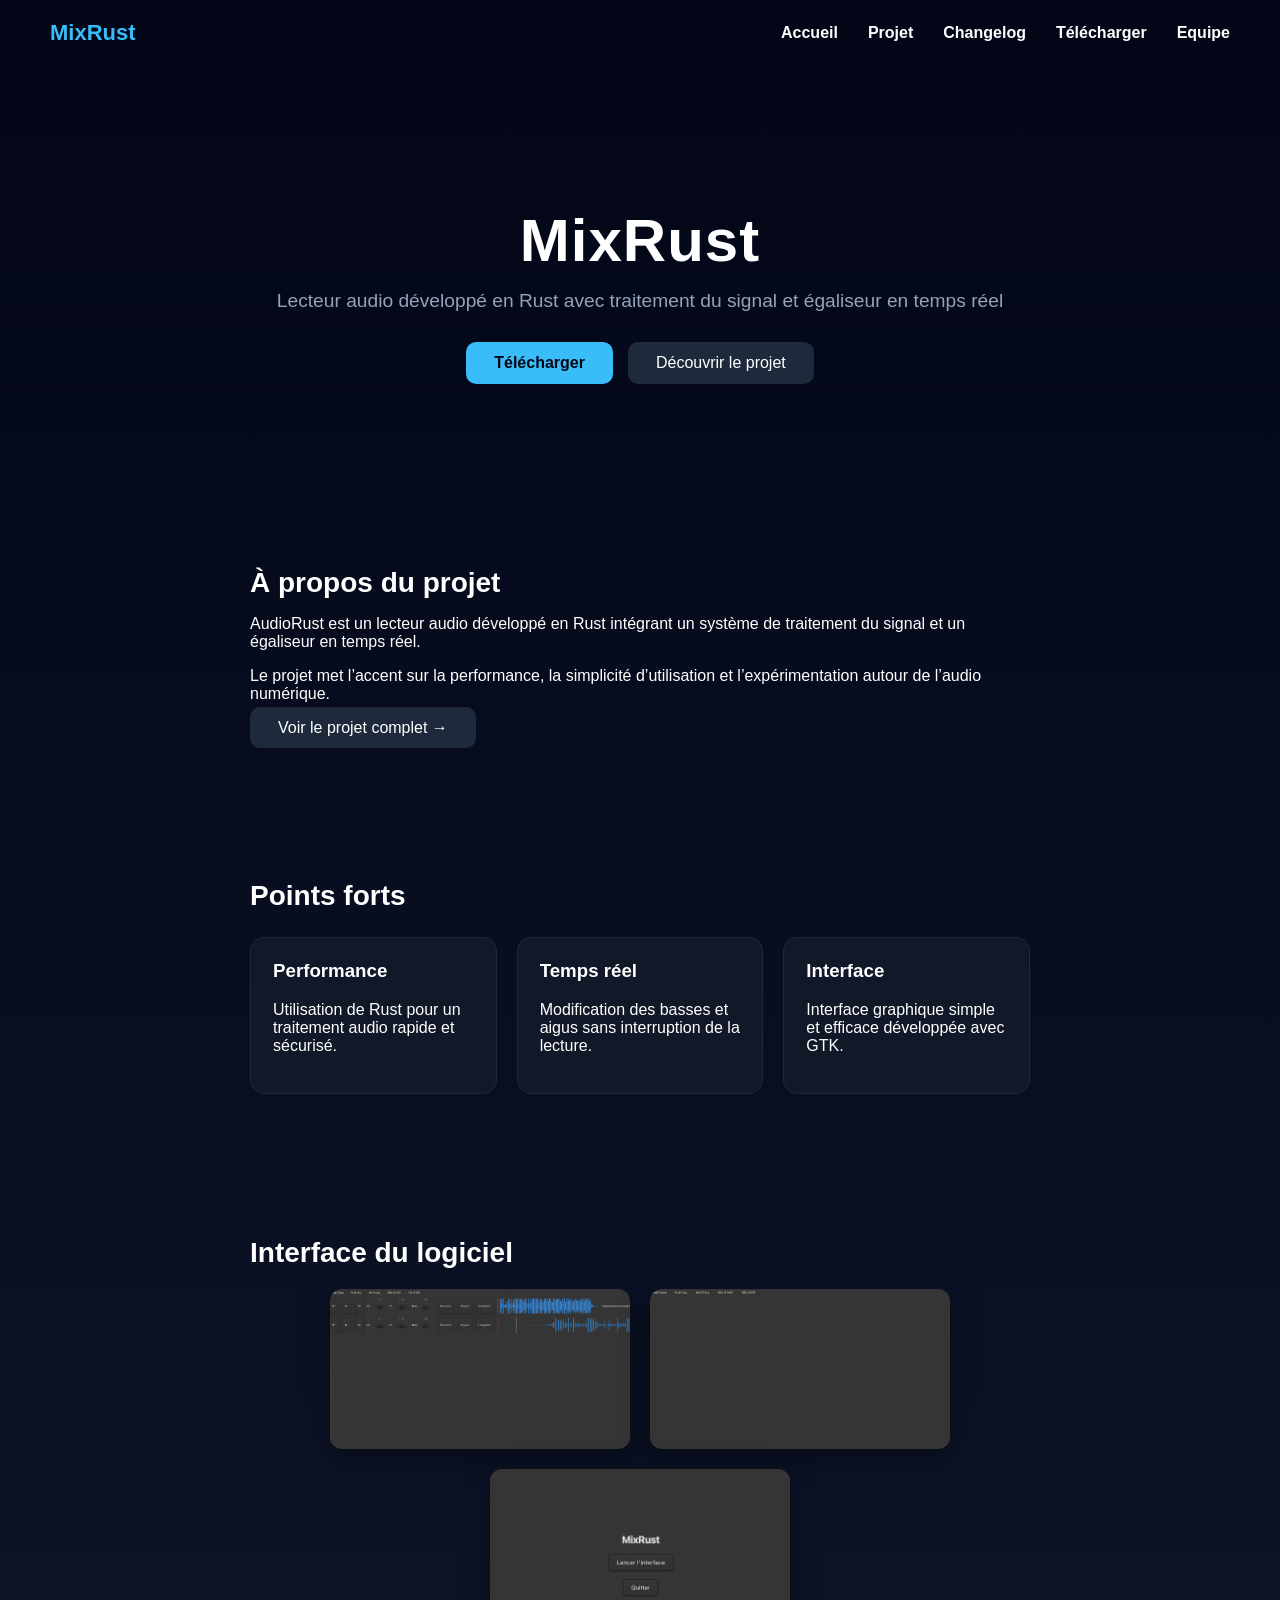
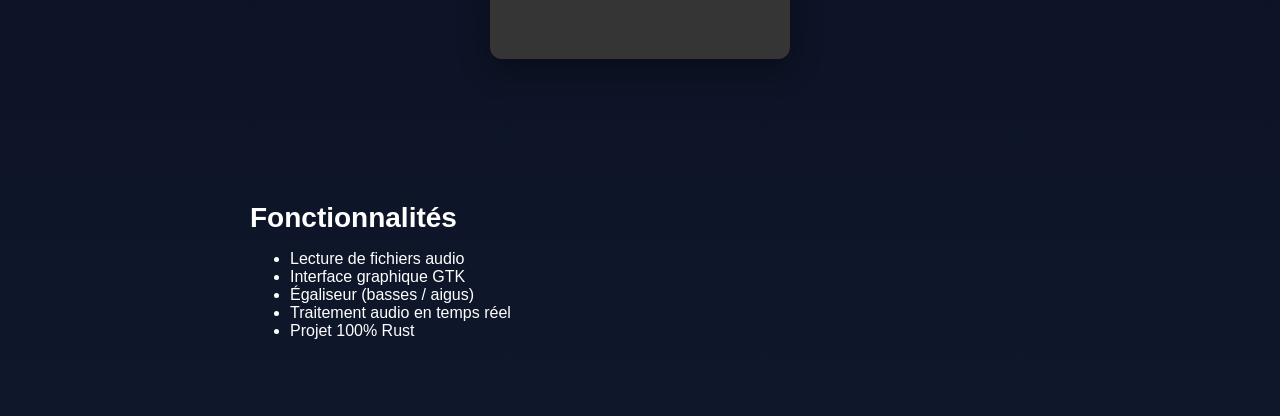
<file: index.html>
<!DOCTYPE html>
<html lang="fr">

<head>
<meta charset="UTF-8">
<meta name="viewport" content="width=device-width, initial-scale=1.0">
<title>Projet Audio Rust</title>
<link rel="stylesheet" href="style.css">
</head>

<body>

<nav class="navbar">

<div class="logo">MixRust</div>

<button class="burger" aria-label="Ouvrir le menu" aria-expanded="false">
<span></span>
<span></span>
<span></span>
</button>

<ul class="nav-links">
<li><a href="index.html">Accueil</a></li>
<li><a href="projet.html">Projet</a></li>
<li><a href="features.html">Changelog</a></li>
<li><a href="download.html">Télécharger</a></li>
<li><a href="equipe.html">Equipe</a></li>
</ul>

<div class="nav-backdrop" aria-hidden="true"></div>

</nav>

<header class="hero">

<h1>MixRust</h1>
<p class="hero-subtitle">
Lecteur audio développé en Rust avec traitement du signal et égaliseur en temps réel
</p>

<div class="hero-buttons">
<a href="download.html" class="btn-primary">Télécharger</a>
<a href="projet.html" class="btn-secondary">Découvrir le projet</a>
</div>

</header>


<!-- PRESENTATION -->

<section class="content">

<h2>À propos du projet</h2>

<p>
AudioRust est un lecteur audio développé en Rust intégrant un système de traitement du signal
et un égaliseur en temps réel.
</p>

<p>
Le projet met l’accent sur la performance, la simplicité d’utilisation et l’expérimentation
autour de l’audio numérique.
</p>

<a href="projet.html" class="btn-secondary">Voir le projet complet →</a>

</section>


<!-- AVANTAGES -->

<section class="content">

<h2>Points forts</h2>

<div class="features-grid">

<div class="feature-card">
<h3>Performance</h3>
<p>Utilisation de Rust pour un traitement audio rapide et sécurisé.</p>
</div>

<div class="feature-card">
<h3>Temps réel</h3>
<p>Modification des basses et aigus sans interruption de la lecture.</p>
</div>

<div class="feature-card">
<h3>Interface</h3>
<p>Interface graphique simple et efficace développée avec GTK.</p>
</div>

</div>

</section>


<!-- IMAGES -->

<section class="content">

<h2>Interface du logiciel</h2>

<div class="gallery">

<img src="image/image1.png" alt="Interface principale">
<img src="image/image2.png" alt="Lecteur audio">
<img src="image/image3.png" alt="Égaliseur audio">

</div>

</section>


<!-- FEATURES -->

<section class="content">

<h2>Fonctionnalités</h2>

<ul class="features-list">

<li>Lecture de fichiers audio</li>
<li>Interface graphique GTK</li>
<li>Égaliseur (basses / aigus)</li>
<li>Traitement audio en temps réel</li>
<li>Projet 100% Rust</li>

</ul>

</section>

<script src="menu.js"></script>

</body>
</html>
</file>
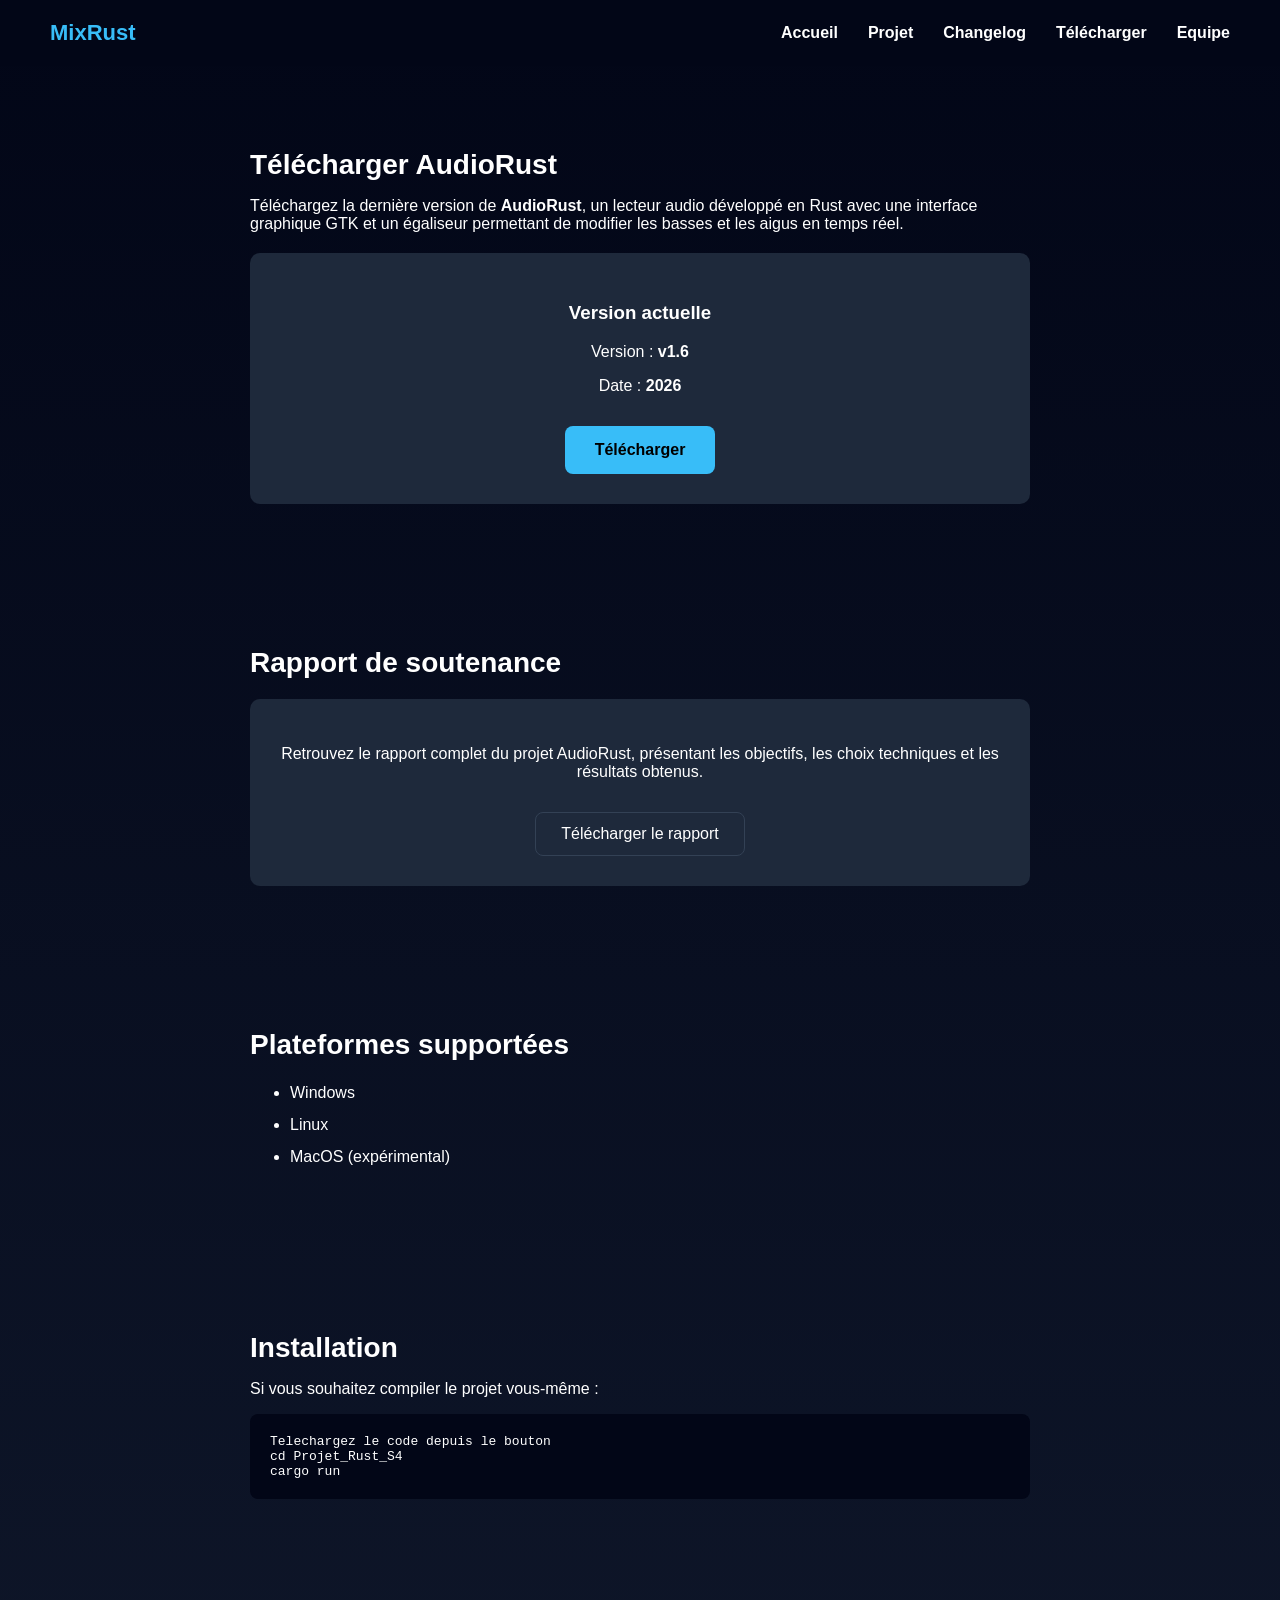
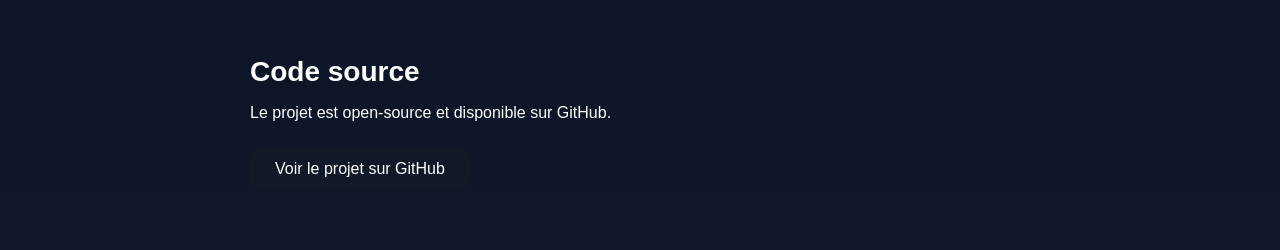
<file: download.html>
<!DOCTYPE html>
<html lang="fr">

<head>
<meta charset="UTF-8">
<meta name="viewport" content="width=device-width, initial-scale=1.0">
<title>Télécharger - AudioRust</title>
<link rel="stylesheet" href="style.css">
</head>

<body>

<nav class="navbar">

<div class="logo">MixRust</div>

<button class="burger" aria-label="Ouvrir le menu" aria-expanded="false">
<span></span>
<span></span>
<span></span>
</button>

<ul class="nav-links">
<li><a href="index.html">Accueil</a></li>
<li><a href="projet.html">Projet</a></li>
<li><a href="features.html">Changelog</a></li>
<li><a href="download.html">Télécharger</a></li>
<li><a href="equipe.html">Equipe</a></li>
</ul>

<div class="nav-backdrop" aria-hidden="true"></div>

</nav>

<section class="content">

<h2>Télécharger AudioRust</h2>

<p>
Téléchargez la dernière version de <strong>AudioRust</strong>, 
un lecteur audio développé en Rust avec une interface graphique GTK 
et un égaliseur permettant de modifier les basses et les aigus en temps réel.
</p>

<div class="download-box">

<h3>Version actuelle</h3>

<p>Version : <strong>v1.6</strong></p>
<p>Date : <strong>2026</strong></p>

<a class="download-button" href="Projet_Rust_S4-main.zip"><!-- change pour mettre l exe-->
Télécharger
</a>

</div>

</section>
<section class="content">

<h2>Rapport de soutenance</h2>

<div class="download-box">

<p>
Retrouvez le rapport complet du projet AudioRust, présentant les objectifs,
les choix techniques et les résultats obtenus.
</p>

<a class="report-button" href="Rapport1.pdf" download>
Télécharger le rapport
</a>

</div>

</section>


<section class="content">

<h2>Plateformes supportées</h2>

<ul class="platform-list">
<li>Windows</li>
<li>Linux</li>
<li>MacOS (expérimental)</li>
</ul>

</section>


<section class="content">

<h2>Installation</h2>

<p>Si vous souhaitez compiler le projet vous-même :</p>

<pre>
Telechargez le code depuis le bouton 
cd Projet_Rust_S4
cargo run
</pre>

</section>


<section class="content">

<h2>Code source</h2>

<p>
Le projet est open-source et disponible sur GitHub.
</p>

<a class="github-button" href="https://github.com/sg3orges/Projet_Rust_S4">
Voir le projet sur GitHub
</a>

</section>

<script src="menu.js"></script>

</body>
</html>
</file>
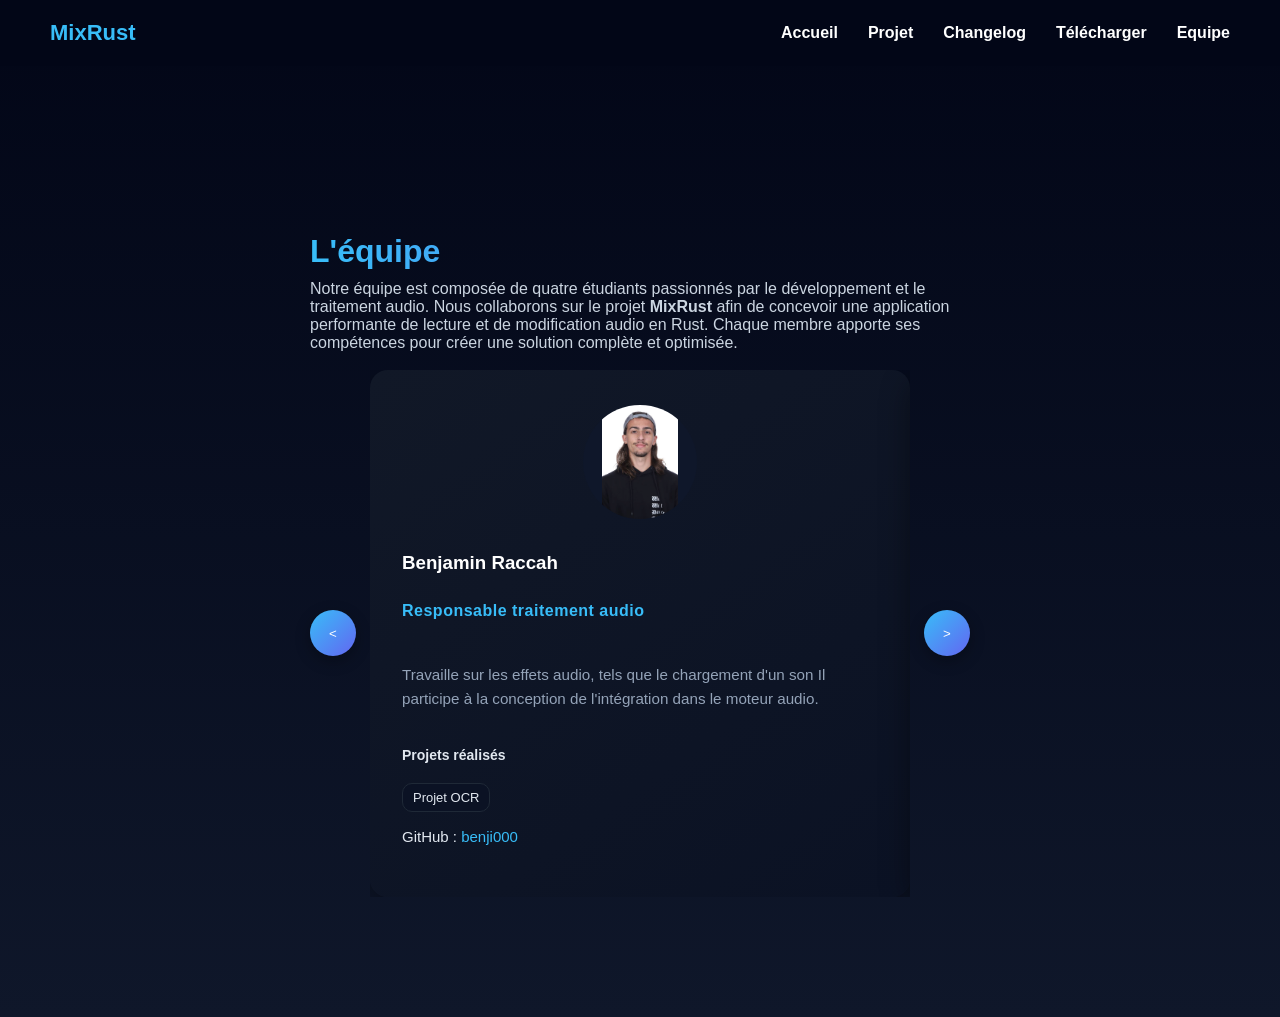
<file: equipe.html>
<!DOCTYPE html>
<html lang="fr">

<head>
<meta charset="UTF-8">
<meta name="viewport" content="width=device-width, initial-scale=1.0">
<title>Le Projet</title>
<link rel="stylesheet" href="style.css">
</head>

<body>

<nav class="navbar">

<div class="logo">MixRust</div>

<button class="burger" aria-label="Ouvrir le menu" aria-expanded="false">
<span></span>
<span></span>
<span></span>
</button>

<ul class="nav-links">
<li><a href="index.html">Accueil</a></li>
<li><a href="projet.html">Projet</a></li>
<li><a href="features.html">Changelog</a></li>
<li><a href="download.html">Télécharger</a></li>
<li><a href="equipe.html">Equipe</a></li>
</ul>

<div class="nav-backdrop" aria-hidden="true"></div>

</nav>

<section class="content">



<section class="content team-section">

<h2>L'équipe</h2>
<p class="team-intro">
Notre équipe est composée de quatre étudiants passionnés par le développement et le traitement audio.
Nous collaborons sur le projet <strong>MixRust</strong> afin de concevoir une application performante de lecture et de modification audio en Rust.
Chaque membre apporte ses compétences pour créer une solution complète et optimisée.
</p>

<div class="team-slider" data-team-slider>
  <button class="team-btn prev" aria-label="Membre précédent">&lt;</button>

  <div class="team-window">
    <div class="team-track">

      <!-- Benjamin -->
      <article class="team-card">
        <div class="team-avatar">
          <img src="image/benjamin.png" alt="Benjamin">
        </div>
        <h3>Benjamin Raccah</h3>
        <p class="team-role">Responsable traitement audio</p>
        <p class="team-blurb">
          Travaille sur les effets audio, tels que le chargement d'un son
          Il participe à la conception  de l'intégration dans le moteur audio.
        </p>
        <p class="team-label">Projets réalisés</p>
        <ul class="team-projects">
          <li>Projet OCR</li>
         
        </ul>
        <p class="team-contact">
          GitHub :
          <a href="https://github.com/benji000" target="_blank">benji000</a>
        </p>
      </article>

      <!-- Kevin -->
      <article class="team-card">
        <div class="team-avatar">
          <img src="image/Kevin.png" alt="Kevin">
        </div>
        <h3>Kevin TO</h3>
        <p class="team-role">Responsable mixage & performance</p>
        <p class="team-blurb">
          Implémente le pipeline audio et optimise le traitement en temps réel.
          Il travaille sur la fluidité et les performances du moteur sonore.
        </p>
        <p class="team-label">Projets réalisés</p>
        <ul class="team-projects">
          <li>Projet OCR</li>
         
        </ul>
        <p class="team-contact">
          GitHub :
          <a href="https://github.com/KevToToFr" target="_blank">KevToToFr</a>
        </p>
      </article>

      <!-- Guilhem -->
      <article class="team-card">
        <div class="team-avatar">
          <img src="image/Guilhem.png" alt="Guilhem">
        </div>
        <h3>Guilhem Petit</h3>
        <p class="team-role">Responsable interface & UX</p>
        <p class="team-blurb">
          Conçoit l'interface graphique avec GTK et veille à une expérience utilisateur claire et intuitive.
          Il s'assure que les fonctionnalités soient accessibles et ergonomiques.
        </p>
        <p class="team-label">Projets réalisés</p>
        <ul class="team-projects">
          <li>Projet Ocr</li>
          
        </ul>
        <p class="team-contact">
          GitHub :
          <a href="https://github.com/Guilhem-petit" target="_blank">Guilhem-petit</a>
        </p>
      </article>

      <!-- Georges -->
      <article class="team-card">
        <div class="team-avatar">
          <img src="image/gs.png" alt="Georges">
        </div>
        <h3>Georges Savini</h3>
        <p class="team-role">Chef de projet</p>
        <p class="team-blurb">
          Coordonne le projet, organise les tâches et s'assure du bon avancement.
          Il participe également aux tests et à la validation des fonctionnalités.
        </p>
        <p class="team-label">Projets réalisés</p>
        <ul class="team-projects">
          <li>Musical Heart</li>
          <li>Projet OCR</li>
        </ul>
        <p class="team-contact">
          GitHub :
          <a href="https://github.com/sg3orges" target="_blank">Georges-Savini</a>
        </p>
      </article>

    </div>
  </div>

  <button class="team-btn next" aria-label="Membre suivant">&gt;</button>
</div>

</section>


<script src="menu.js"></script>

</body>
</html>
</file>
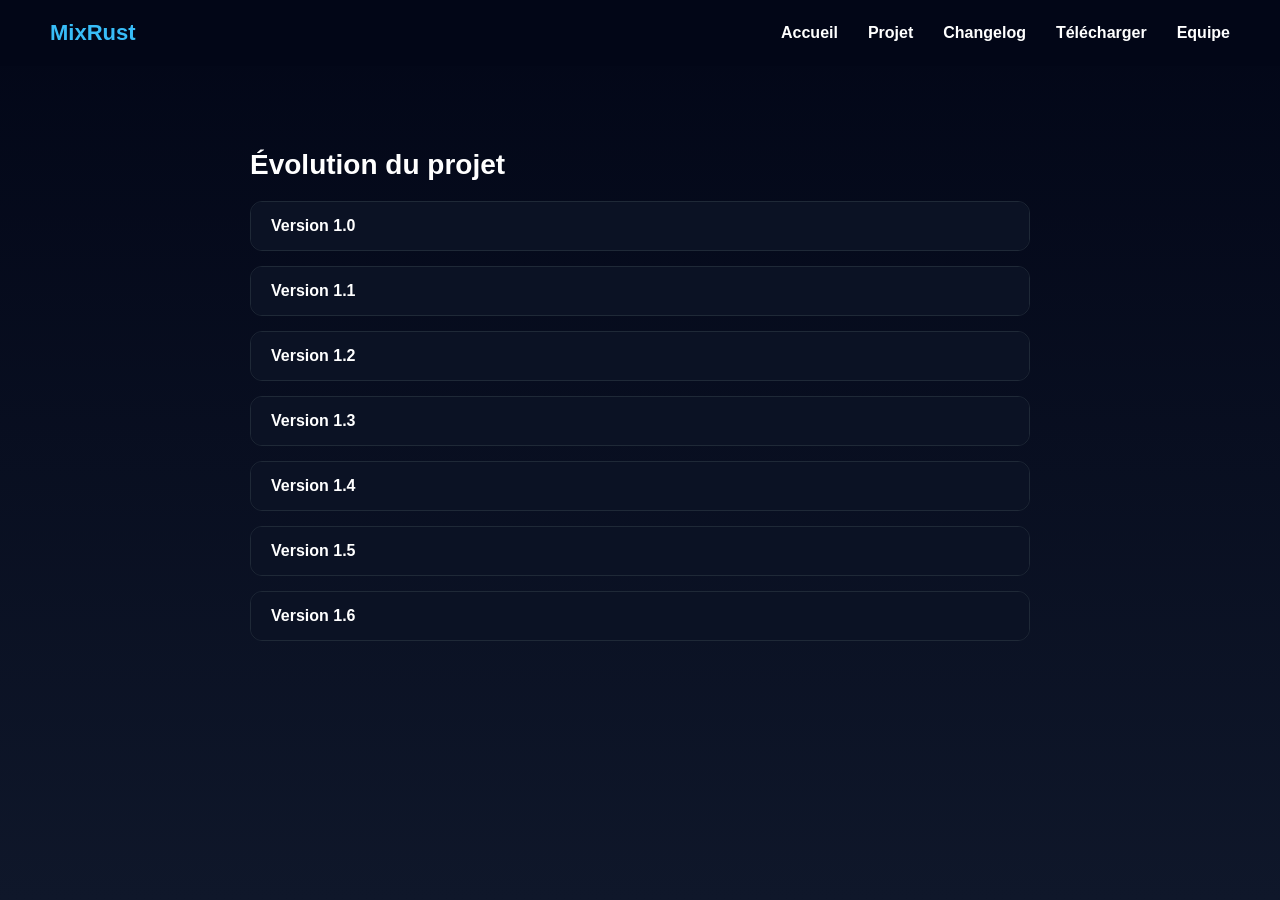
<file: features.html>
<!DOCTYPE html>
<html lang="fr">

<head>
<meta charset="UTF-8">
<meta name="viewport" content="width=device-width, initial-scale=1.0">
<title>Le Projet</title>
<link rel="stylesheet" href="style.css">
</head>

<body>

<nav class="navbar">

<div class="logo">MixRust</div>

<button class="burger" aria-label="Ouvrir le menu" aria-expanded="false">
<span></span>
<span></span>
<span></span>
</button>

<ul class="nav-links">
<li><a href="index.html">Accueil</a></li>
<li><a href="projet.html">Projet</a></li>
<li><a href="features.html">Changelog</a></li>
<li><a href="download.html">Télécharger</a></li>
<li><a href="equipe.html">Equipe</a></li>
</ul>

<div class="nav-backdrop" aria-hidden="true"></div>

</nav>

<section class="content">

<h2>Évolution du projet</h2>

<div class="changelog">

  <!-- VERSION 1 -->
  <div class="changelog-item">
    <button class="changelog-header">
      Version 1.0
    </button>

    <div class="changelog-content">
      <h3>Première version fonctionnelle</h3>
      <p class="changelog-meta">Par : Benjamin Raccah</p>
      <img src="image/version/V1.png" alt="Version 1">
      <p>
        Mise en place de la lecture audio avec Rust et création de l’interface GTK.
        Cette version permet de lire des fichiers audio.
      </p>
    </div>
  </div>

  <!-- VERSION 2 -->
  <div class="changelog-item">
    <button class="changelog-header">
      Version 1.1
    </button>

    <div class="changelog-content">
      <p class="changelog-meta">Par : Georges Savini</p>
      <h3>Création d interface Accueil</h3>
      <img src="image/version/V2.png" alt="Version 1.1">
      <p>
        Création d une interface d accueil.
      </p>
    </div>
  </div>
    <!-- VERSION 3 -->
  <div class="changelog-item">
    <button class="changelog-header">
      Version 1.2
    </button>

    <div class="changelog-content">
      
      <h3>Ajout du système de gestion des bass et aigus</h3>
      <p class="changelog-meta">Par : Georges Savini</p>
      <img src="image/version/V3.png" alt="Version 1.2">
      <p>
        Implémentation de la modification des basses et des aigus.
    

      </p>
    </div>
  </div>

    <!-- VERSION 4-->
  <div class="changelog-item">
    <button class="changelog-header">
      Version 1.3
    </button>

    <div class="changelog-content">
      <h3>Refonte du système de gestion des bass et aigus</h3>
      <p class="changelog-meta">Par : Kevin To</p>
      <img src="image/version/V4.png" alt="Version 1.3">
      <p>
        Implémentation de la modification des basses et des aigus en temps réel.
        Implémentation de l affichage correct des musiques en cours de lecture.

      </p>
    </div>
  </div>
   <!-- VERSION 5-->
  <div class="changelog-item">
    <button class="changelog-header">
      Version 1.4
    </button>

    <div class="changelog-content">
      <h3>Ajout du système d enregistrement de la piste audio </h3>
      <p class="changelog-meta">Par : Guilhem Petit</p>
      <img src="image/version/V5.png" alt="Version 1.4">
      <p>
      ajout d un systeme d enregistrement de la piste audio.
      ajout d un systeme d enregistrement global des pistes audio.
      

      </p>
    </div>
  </div>

   <!-- VERSION 6-->
  <div class="changelog-item">
    <button class="changelog-header">
      Version 1.5
    </button>

    <div class="changelog-content">
      <h3>Optimisation du système d enregistrement </h3>
      <p class="changelog-meta">Par : Guilhem Petit</p>
      <img src="image/version/V6.png" alt="Version 1.5">
      <p>
      ajout d un image d enregistrement durant le processus d enregistrement de la piste audio.
      plus arret de l enregistrement de la piste audio  apres avoir clique sur le boouton.
      </p>
    </div>
  </div>

   <!-- VERSION 7-->
  <div class="changelog-item">
    <button class="changelog-header">
      Version 1.6
    </button>

    <div class="changelog-content">
      <h3>Ajout supression d'une piste audio </h3>
      <p class="changelog-meta">Par : Georges Savini</p>
      <img src="image/version/V7.png" alt="Version 1.6">
      <p>
      Ajout de la posibilité de supprimer une piste audio enregistrée. 
      </p>
    </div>
  </div>
  
</div>

</section>

<script src="menu.js"></script>

</body>
</html>
</file>
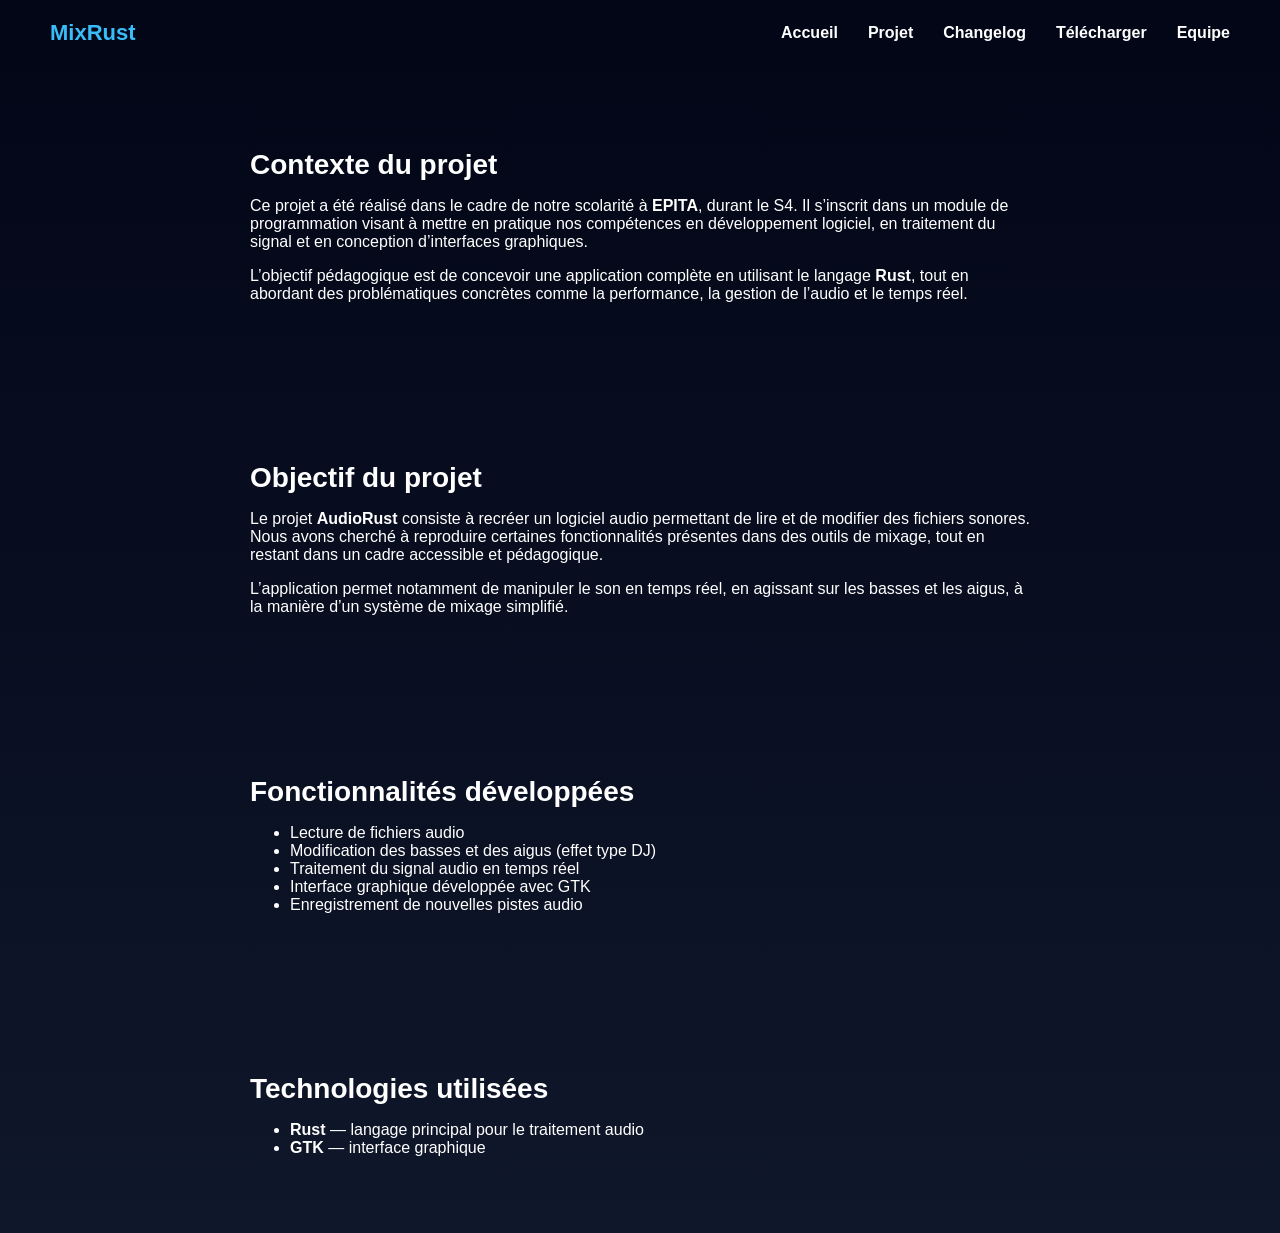
<file: projet.html>
<!DOCTYPE html>
<html lang="fr">

<head>
<meta charset="UTF-8">
<meta name="viewport" content="width=device-width, initial-scale=1.0">
<title>Le Projet</title>
<link rel="stylesheet" href="style.css">
</head>

<body>

<nav class="navbar">

<div class="logo">MixRust</div>

<button class="burger" aria-label="Ouvrir le menu" aria-expanded="false">
<span></span>
<span></span>
<span></span>
</button>

<ul class="nav-links">
<li><a href="index.html">Accueil</a></li>
<li><a href="projet.html">Projet</a></li>
<li><a href="features.html">Changelog</a></li>
<li><a href="download.html">Télécharger</a></li>
<li><a href="equipe.html">Equipe</a></li>
</ul>

<div class="nav-backdrop" aria-hidden="true"></div>

</nav>

<section class="content">

<h2>Contexte du projet</h2>

<p>
Ce projet a été réalisé dans le cadre de notre scolarité à <strong>EPITA</strong>, durant le S4.
Il s’inscrit dans un module de programmation visant à mettre en pratique nos compétences en développement logiciel,
en traitement du signal et en conception d’interfaces graphiques.
</p>

<p>
L’objectif pédagogique est de concevoir une application complète en utilisant le langage <strong>Rust</strong>,
tout en abordant des problématiques concrètes comme la performance, la gestion de l’audio et le temps réel.
</p>

</section>


<section class="content">

<h2>Objectif du projet</h2>

<p>
Le projet <strong>AudioRust</strong> consiste à recréer un logiciel audio permettant de lire et de modifier des fichiers sonores.
Nous avons cherché à reproduire certaines fonctionnalités présentes dans des outils de mixage,
tout en restant dans un cadre accessible et pédagogique.
</p>

<p>
L’application permet notamment de manipuler le son en temps réel, en agissant sur les basses et les aigus,
à la manière d’un système de mixage simplifié.
</p>

</section>


<section class="content">

<h2>Fonctionnalités développées</h2>

<ul class="features-list">

<li>Lecture de fichiers audio</li>
<li>Modification des basses et des aigus (effet type DJ)</li>
<li>Traitement du signal audio en temps réel</li>
<li>Interface graphique développée avec GTK</li>
<li>Enregistrement de nouvelles pistes audio</li>

</ul>

</section>


<section class="content">

<h2>Technologies utilisées</h2>

<ul class="features-list">

<li><strong>Rust</strong> — langage principal pour le traitement audio</li>
<li><strong>GTK</strong> — interface graphique</li>


</ul>

</section>

<script src="menu.js"></script>

</body>
</html>
</file>
<file: style.css>
*{box-sizing:border-box;}


body{
margin:0;
font-family:Arial, Helvetica, sans-serif;
background:linear-gradient(to bottom, #020617, #0f172a);
color:white;
min-height:100vh;
}
body.nav-open{overflow:hidden;}

/* navbar */

.navbar{
display:flex;
justify-content:space-between;
align-items:center;
padding:20px 50px;
background:#020617;
position:sticky;
top:0;
z-index:20;
}

.logo{
font-size:22px;
font-weight:bold;
color:#38bdf8;
}

.nav-links{
list-style:none;
display:flex;
gap:30px;
padding:0;
margin:0;
}

.nav-links a{
text-decoration:none;
color:white;
font-weight:bold;
transition:color .2s ease;
}

.nav-links a:hover{color:#38bdf8;}

.burger{
display:none;
flex-direction:column;
gap:6px;
background:transparent;
border:0;
padding:8px;
cursor:pointer;
border-radius:8px;
transition:background .2s ease;
}

.burger:hover{background:rgba(255,255,255,0.06);}

.burger span{
width:26px;
height:3px;
background:white;
border-radius:3px;
transition:transform .25s ease, opacity .25s ease;
}

body.nav-open .burger span:nth-child(1){transform:translateY(9px) rotate(45deg);}
body.nav-open .burger span:nth-child(2){opacity:0;}
body.nav-open .burger span:nth-child(3){transform:translateY(-9px) rotate(-45deg);}

.nav-backdrop{
display:none;
position:fixed;
inset:0;
background:rgba(0,0,0,0.45);
backdrop-filter:blur(2px);
opacity:0;
transition:opacity .3s ease;
z-index:15;
}

.nav-backdrop.show{
display:block;
opacity:1;
}

/* header */

.hero{
text-align:center;
padding:140px 20px 100px;
}

.hero h1{
font-size:60px;
margin:0;
font-weight:700;
letter-spacing:1px;
}

.hero-subtitle{
color:#94a3b8;
font-size:1.2rem;
margin-top:15px;
}

.hero-buttons{
margin-top:30px;
display:flex;
justify-content:center;
gap:15px;
flex-wrap:wrap;
}

.btn-primary{
background:#38bdf8;
color:#020617;
padding:12px 28px;
border-radius:10px;
text-decoration:none;
font-weight:bold;
transition:0.2s;
}

.btn-primary:hover{
background:#0ea5e9;
transform:translateY(-2px);
}

.btn-secondary{
background:#1e293b;
color:white;
padding:12px 28px;
border-radius:10px;
text-decoration:none;
transition:0.2s;
}

.btn-secondary:hover{
background:#334155;
transform:translateY(-2px);
}


.features-grid{
display:grid;
grid-template-columns:repeat(auto-fit, minmax(220px,1fr));
gap:20px;
margin-top:25px;
}

.feature-card{
background:#111827;
padding:22px;
border-radius:14px;
border:1px solid #1f2937;
transition:transform 0.25s ease, box-shadow 0.25s ease;
}

.feature-card:hover{
transform:translateY(-5px);
box-shadow:0 15px 30px rgba(0,0,0,0.4);
}

.feature-card h3{
margin-top:0;
}


.content{
padding:60px;
max-width:900px;
margin:auto;
}

.content h2{
font-size:28px;
margin-bottom:10px;
}

.gallery{
display:flex;
flex-wrap:wrap;
gap:20px;
justify-content:center;
margin-top:20px;
}

.gallery img{
width:100%;
max-width:300px;
border-radius:12px;
object-fit:cover;
box-shadow:0 10px 30px rgba(0,0,0,0.35);
transition:transform 0.3s ease;
}

.gallery img:hover{
transform:scale(1.05);
}

.team-section{margin-top:20px;}

.team-section h2{
font-size:32px;
margin-bottom:10px;
background:linear-gradient(90deg,#38bdf8,#6366f1);
background-clip:text;
-webkit-background-clip:text;
-webkit-text-fill-color:transparent;
}
.team-intro{
color:#cbd5e1;
margin:6px 0 18px;
}

.team-slider{
display:flex;
align-items:center;
gap:14px;
margin-top:10px;
}

.team-window{
overflow:hidden;
flex:1;
}

.team-track{
display:flex;
transition:transform .35s ease;
}

.team-card{
min-width:100%;
background:linear-gradient(145deg, #111827, #0b1224);
padding:32px 32px 28px;
border-radius:18px;
box-shadow:0 10px 30px rgba(0,0,0,0.4);
display:flex;
flex-direction:column;
gap:12px;
min-height:320px;
position:relative;
overflow:hidden;
transition:all 0.35s ease;
}


.team-avatar{
width:120px;
height:120px;
border-radius:50%;
overflow:hidden;

padding:3px;
margin-bottom:12px;
margin:0 auto 12px;
}

.team-avatar img{
width:100%;
height:100%;
object-fit:contain;
background:#0f172a;
border-radius:50%;
display:block;
}

.team-role{
color:#38bdf8;
font-weight:bold;
letter-spacing:0.5px;
}

.team-blurb{
color:#94a3b8;
line-height:1.6;
font-size:0.95rem;
}

.team-projects{
margin:8px 0 0;
padding:0;
list-style:none;
display:flex;
flex-wrap:wrap;
gap:8px;
}

.team-projects li{
background:rgba(56,189,248,0.1);
border:1px solid rgba(56,189,248,0.2);
border-radius:20px;
padding:6px 12px;
font-size:12px;
color:#38bdf8;
white-space:nowrap;
transition:0.2s;
}

.team-projects li:hover{
background:#38bdf8;
color:#020617;
}
.team-label{
margin:8px 0 0;
font-size:14px;
font-weight:bold;
color:#e2e8f0;
}

.team-projects li{
background:#0b1224;
border:1px solid #1f2937;
border-radius:10px;
padding:6px 10px;
font-size:13px;
color:#e2e8f0;
white-space:nowrap;
}

.team-contact{
margin:4px 0 0;
color:#e2e8f0;
font-size:15px;
}

.team-contact a{
color:#38bdf8;
text-decoration:none;
}

.team-contact a:hover{text-decoration:underline;}



.team-btn{
width:46px;
height:46px;
border-radius:50%;
border:none;
background:linear-gradient(135deg,#38bdf8,#6366f1);
color:white;
cursor:pointer;
transition:all .25s ease;
box-shadow:0 5px 15px rgba(0,0,0,0.3);
}

.team-btn:hover{
transform:scale(1.1);
box-shadow:0 10px 25px rgba(0,0,0,0.5);
}

.team-btn:active{
transform:scale(0.95);
}
.team-btn:disabled{opacity:0.35; cursor:not-allowed;}

.team-slider h3{
margin:6px 0 0;
}

.project-section{margin-top:10px;}

.projects-grid{
display:grid;
grid-template-columns:repeat(auto-fit, minmax(220px, 1fr));
gap:16px;
margin-top:12px;
}

.project-card{
background:#0f172a;
border:1px solid #1f2937;
border-radius:12px;
padding:18px;
box-shadow:0 8px 22px rgba(0,0,0,0.24);
}

.project-card h3{
margin:0 0 8px;
}

.project-card p{
margin:0;
color:#cbd5e1;
line-height:1.5;
}


/* responsive menu */

@media (max-width: 900px){
  .navbar{padding:16px 24px;}
}

@media (max-width: 768px){
  .burger{display:flex;}

  .nav-links{
    position:fixed;
    top:0;
    right:-320px;
    height:100vh;
    width:260px;
    background:#0b1224;
    flex-direction:column;
    align-items:flex-start;
    gap:18px;
    padding:100px 28px 32px;
    transition:right .3s ease, box-shadow .3s ease;
    box-shadow:none;
    z-index:18;
  }

  .nav-links.open{
    right:0;
    box-shadow:-10px 0 30px rgba(0,0,0,0.25);
  }

  .nav-links li{width:100%;}

  .nav-links a{
    display:block;
    width:100%;
    font-size:18px;
    padding:8px 0;
  }
}


.download-box{
background:#1e293b;
padding:30px;
border-radius:10px;
margin-top:20px;
text-align:center;
}

.download-button{
display:inline-block;
margin-top:15px;
padding:15px 30px;
background:#38bdf8;
color:black;
text-decoration:none;
font-weight:bold;
border-radius:8px;
}

.download-button:hover{
background:#0ea5e9;
}

.github-button{
display:inline-block;
margin-top:10px;
padding:12px 25px;
background:#111827;
color:white;
text-decoration:none;
border-radius:8px;
}

.platform-list{
line-height:2;
}

pre{
background:#020617;
padding:20px;
border-radius:8px;
overflow:auto;
}

/* CHANGELOG */

.changelog{
display:flex;
flex-direction:column;
gap:15px;
margin-top:20px;
}

.changelog-item{
border:1px solid #1f2937;
border-radius:12px;
overflow:hidden;
background:#111827;
}

/* bouton */
.changelog-header{
width:100%;
text-align:left;
padding:15px 20px;
font-size:16px;
font-weight:bold;
background:#0b1224;
color:white;
border:none;
cursor:pointer;
transition:background 0.2s;
}

.changelog-header:hover{
background:#1e293b;
}

/* contenu caché */
.changelog-content{
max-height:0;
overflow:hidden;
transition:max-height 0.4s ease;
padding:0 20px;
}

/* contenu ouvert */
.changelog-item.active .changelog-content{
max-height:500px;
padding:20px;
}

/* image */
.changelog-content img{
width:100%;
max-width:400px;
border-radius:10px;
margin:10px 0;
box-shadow:0 8px 20px rgba(0,0,0,0.3);
}

.changelog-meta{
font-size:0.85rem;
color:#94a3b8;
margin-bottom:10px;
font-style:italic;
}

.report-button{
display:inline-block;
margin-top:15px;
padding:12px 25px;
background:#1e293b;
color:white;
text-decoration:none;
border-radius:8px;
border:1px solid #334155;
transition:0.2s;
}

.report-button:hover{
background:#334155;
transform:translateY(-2px);
}
</file>
